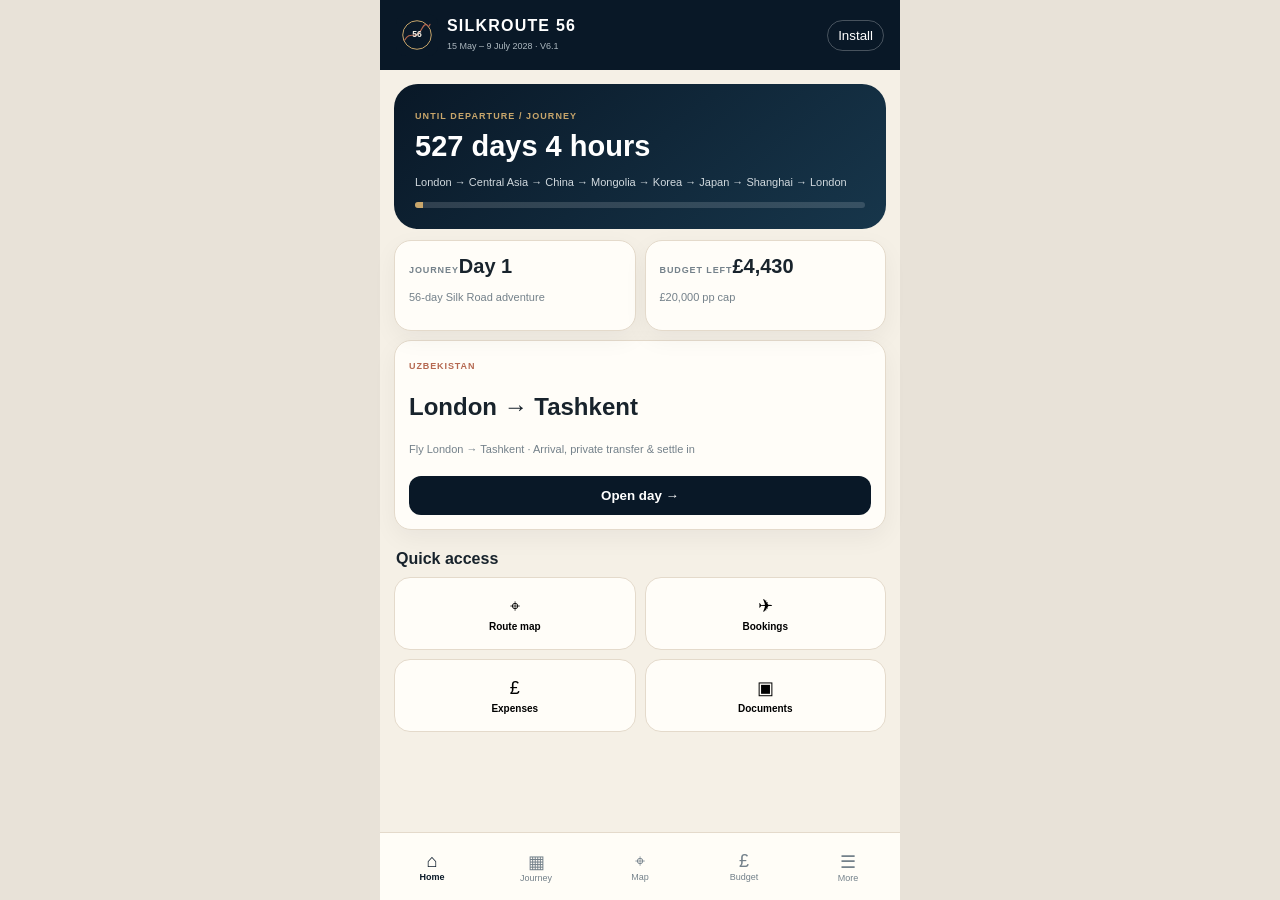
<file: index.html>
<!doctype html><html><head><meta charset="utf-8"><meta name="viewport" content="width=device-width,initial-scale=1,viewport-fit=cover"><meta name="theme-color" content="#091827"><link rel="manifest" href="manifest.json"><link rel="icon" href="icon.svg"><link rel="stylesheet" href="styles.css"><title>SilkRoute 56</title></head><body><div class="app"><header><div class="brand"><img src="icon.svg"><span><b>SILKROUTE 56</b><small>15 May – 9 July 2028 · V6.1</small></span></div><button class="install" onclick="install()">Install</button></header><main>
<section id="home" class="screen active"><div class="hero"><small>UNTIL DEPARTURE / JOURNEY</small><h1 id="count">Loading…</h1><p>London → Central Asia → China → Mongolia → Korea → Japan → Shanghai → London</p><div class="progress"><i id="prog"></i></div></div><div class="grid"><div class="card"><label>JOURNEY</label><strong id="hday">Day 1</strong><p>56-day Silk Road adventure</p></div><div class="card"><label>BUDGET LEFT</label><strong id="budgetLeft">—</strong><p>£20,000 pp cap</p></div></div><div class="card"><span class="country" id="country"></span><h2 id="route"></h2><p id="activity"></p><button class="primary" onclick="openDay(day)">Open day →</button></div><h3 class="section">Quick access</h3><div class="quick"><button onclick="nav('map')">⌖<span>Route map</span></button><button onclick="nav('bookings')">✈<span>Bookings</span></button><button onclick="nav('expenses')">£<span>Expenses</span></button><button onclick="nav('documents')">▣<span>Documents</span></button></div></section>
<section id="journeyScreen" class="screen"><h1 class="page">Journey</h1><div id="journey"></div></section>
<section id="map" class="screen"><h1 class="page">Route map</h1><div class="map"><svg viewBox="0 0 400 280"><path d="M25 225C65 190 95 205 125 175S170 175 195 140S235 150 260 110S310 110 370 45" fill="none" stroke="#b56850" stroke-width="4" stroke-dasharray="8 7"/><circle cx="25" cy="225" r="7"/><circle cx="125" cy="175" r="7"/><circle cx="195" cy="140" r="7"/><circle cx="260" cy="110" r="7"/><circle cx="370" cy="45" r="7"/></svg></div><div class="card"><p>The route overview is available offline. Individual day and hotel cards open a live map search when connected.</p><button class="primary" onclick="maps('SilkRoute 56 Tashkent Kashgar Ulaanbaatar Seoul Kyoto Shanghai')">Open live route map ↗</button></div></section>
<section id="bookings" class="screen"><h1 class="page">Bookings</h1><div class="hero"><small>BOOKING CONTROL</small><h1 id="bookedCount">0 / 56</h1><p>Mark each day Estimated, Quoted, Booked or Paid.</p></div><div id="bookingList"></div></section>
<section id="budget" class="screen"><h1 class="page">Budget</h1><div class="hero"><small>TRIP CAP</small><h1>£20,000 pp</h1><p id="budgetSummary"></p></div><div class="card" id="countryBudget"></div></section>
<section id="expenses" class="screen"><h1 class="page">Expenses</h1><div class="hero"><small>ACTUAL SPEND</small><h1 id="spent">£0.00</h1><p>saved on this device</p></div><div class="card form"><label>ADD EXPENSE</label><input id="ed" placeholder="e.g. Kyoto dinner"><input id="ea" type="number" step=".01" placeholder="Amount £"><select id="ec"><option>Food</option><option>Hotel</option><option>Transport</option><option>Experience</option><option>Other</option></select><button class="primary" onclick="addExpense()">Save offline</button></div><div class="card" id="expenseList"></div></section>
<section id="documents" class="screen"><h1 class="page">Documents</h1><div class="card"><label>OFFLINE DOCUMENT INDEX</label><p>Add references to tickets, insurance, visas and reservations. This build stores labels/notes locally; sensitive passport scans should remain in your secure device/cloud vault.</p><input id="docName" placeholder="e.g. Travel insurance"><input id="docRef" placeholder="Reference / note"><button class="primary" onclick="addDoc()">Save document reference</button></div><div id="docList"></div></section>
<section id="more" class="screen"><h1 class="page">Travel centre</h1><div class="card"><h3>💾 Backup & restore</h3><p>Save your bookings, expenses, journal notes and document references as a JSON file. Keep it somewhere safe, such as iCloud Drive. Restoring replaces the data currently saved on this device.</p><button class="primary" onclick="exportBackup()">Download backup</button><input type="file" id="restoreFile" accept=".json,application/json" aria-label="Choose SilkRoute backup file" onchange="importBackup(this)"><p><small>Backups may contain personal information. Do not share them publicly.</small></p></div><div class="card"><h3>📡 Offline itinerary</h3><p>All 56 itinerary days, booking states, notes, expenses and document references are cached or stored locally.</p></div><div class="card"><h3>🔔 Alerts</h3><button class="primary" onclick="notify()">Enable notifications</button></div><div class="card"><h3>🛂 Entry checks</h3><p>China, Mongolia and Korea need a fresh 2028 rules check before non-refundable bookings.</p></div></section>
<section id="detail" class="screen"></section></main>
<nav><button class="active" onclick="nav('home',this)">⌂<span>Home</span></button><button onclick="nav('journeyScreen',this)">▦<span>Journey</span></button><button onclick="nav('map',this)">⌖<span>Map</span></button><button onclick="nav('budget',this)">£<span>Budget</span></button><button onclick="nav('more',this)">☰<span>More</span></button></nav><div id="toast"></div></div><script src="data.js"></script><script src="app.js"></script></body></html>
</file>
<file: styles.css>
*{box-sizing:border-box}body{margin:0;background:#e8e2d8;font-family:-apple-system,BlinkMacSystemFont,"Segoe UI",sans-serif;color:#18232c}.app{max-width:520px;min-height:100vh;margin:auto;background:#f5f0e6}header{height:70px;background:#091827;color:white;padding:13px 16px;display:flex;align-items:center;justify-content:space-between;position:sticky;top:0;z-index:10}.brand{display:flex;align-items:center;gap:9px}.brand img{width:42px}.brand b{display:block;letter-spacing:1.2px}.brand small{font-size:9px;color:#aeb9c0}.install{border:1px solid #ffffff40;background:none;color:white;border-radius:99px;padding:7px 10px}main{padding:14px 14px 88px}.screen{display:none}.screen.active{display:block}.hero{background:linear-gradient(140deg,#091827,#17364b);color:white;border-radius:24px;padding:21px;margin-bottom:11px}.hero small{color:#c8a66b;font-size:9px;font-weight:800;letter-spacing:.12em}.hero h1{font-size:29px;margin:7px 0}.hero p,.card p{font-size:11px;line-height:1.5;color:#74818a}.hero p{color:#d1d9de}.progress{height:6px;background:#ffffff25;border-radius:99px;overflow:hidden}.progress i{display:block;height:100%;background:#c8a66b}.grid{display:grid;grid-template-columns:1fr 1fr;gap:9px}.card,.day{background:#fffdf8;border:1px solid #e4dacb;border-radius:17px;padding:14px;margin-bottom:9px;box-shadow:0 8px 25px #0918270d}.card label{font-size:9px;color:#74818a;font-weight:800;letter-spacing:.1em}.card strong{font-size:20px}.country{font-size:9px;color:#b56850;text-transform:uppercase;font-weight:800;letter-spacing:.1em}.primary,.soft{width:100%;border:0;border-radius:12px;padding:12px;margin-top:8px;font-weight:700}.primary{background:#091827;color:white}.soft{background:#eee6d8;color:#091827}.section{font-size:16px;margin:20px 2px 9px}.quick{display:grid;grid-template-columns:1fr 1fr;gap:9px}.quick button{border:1px solid #e4dacb;background:#fffdf8;border-radius:16px;padding:17px;font-size:18px}.quick span{display:block;font-size:10px;font-weight:700;margin-top:4px}.day{width:100%;display:flex;gap:10px;align-items:center;text-align:left}.num{min-width:42px;height:42px;border-radius:12px;background:#091827;color:white;display:grid;place-items:center;font-weight:800}.copy{flex:1}.copy b{display:block;font-size:13px;margin:3px 0}.copy em{font-size:10px;color:#74818a;font-style:normal}.page{font-size:28px;margin:5px 2px}.back{border:0;background:none;color:#091827;font-weight:700}.form input,.form select,.card textarea{width:100%;padding:11px;border:1px solid #e4dacb;border-radius:11px;background:white;margin:6px 0}.row{display:flex;justify-content:space-between;border-bottom:1px solid #e4dacb;padding:10px 0;font-size:12px}.map{height:320px;border-radius:22px;background:#dce5de;position:relative;overflow:hidden}.map svg{width:100%;height:100%}.photo{width:90px;height:90px;object-fit:cover;border-radius:12px;margin:4px}nav{position:fixed;bottom:0;left:50%;transform:translateX(-50%);width:min(520px,100%);height:68px;display:flex;background:#fffdf8f2;border-top:1px solid #e4dacb;backdrop-filter:blur(12px)}nav button{flex:1;border:0;background:none;color:#74818a;font-size:18px}nav span{display:block;font-size:9px}nav .active{color:#091827;font-weight:800}#toast{position:fixed;bottom:80px;left:50%;transform:translateX(-50%);background:#091827;color:white;padding:12px 20px;border-radius:12px;display:none;font-size:11px}
.timeline>div{border-left:2px solid #c8a66b;padding:2px 0 2px 14px;margin:10px 0}.timeline b{font-size:11px}.booking select,#documents input{width:100%;padding:11px;border:1px solid #e4dacb;border-radius:11px;background:white;margin:6px 0}.status{font-size:11px;background:#eee6d8;border-radius:10px;padding:9px;margin-top:8px}#documents input{display:block}
</file>
